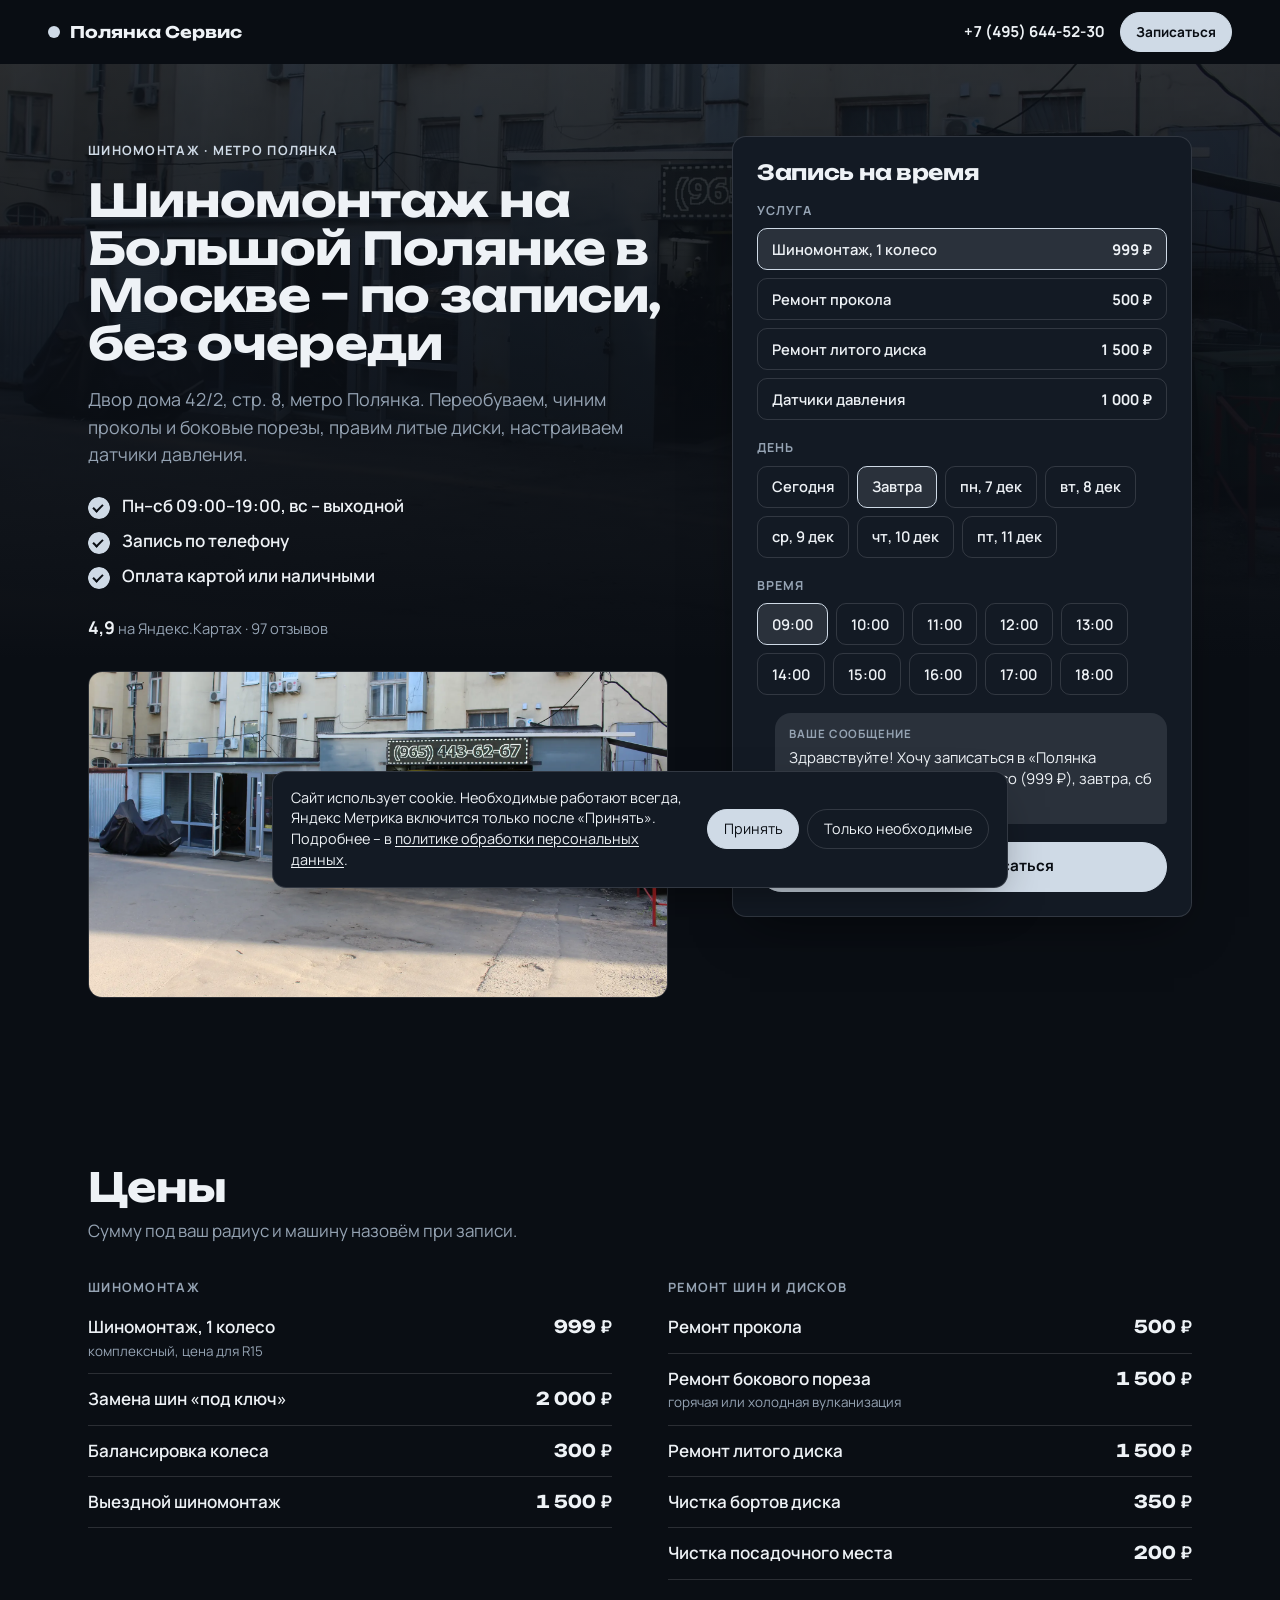
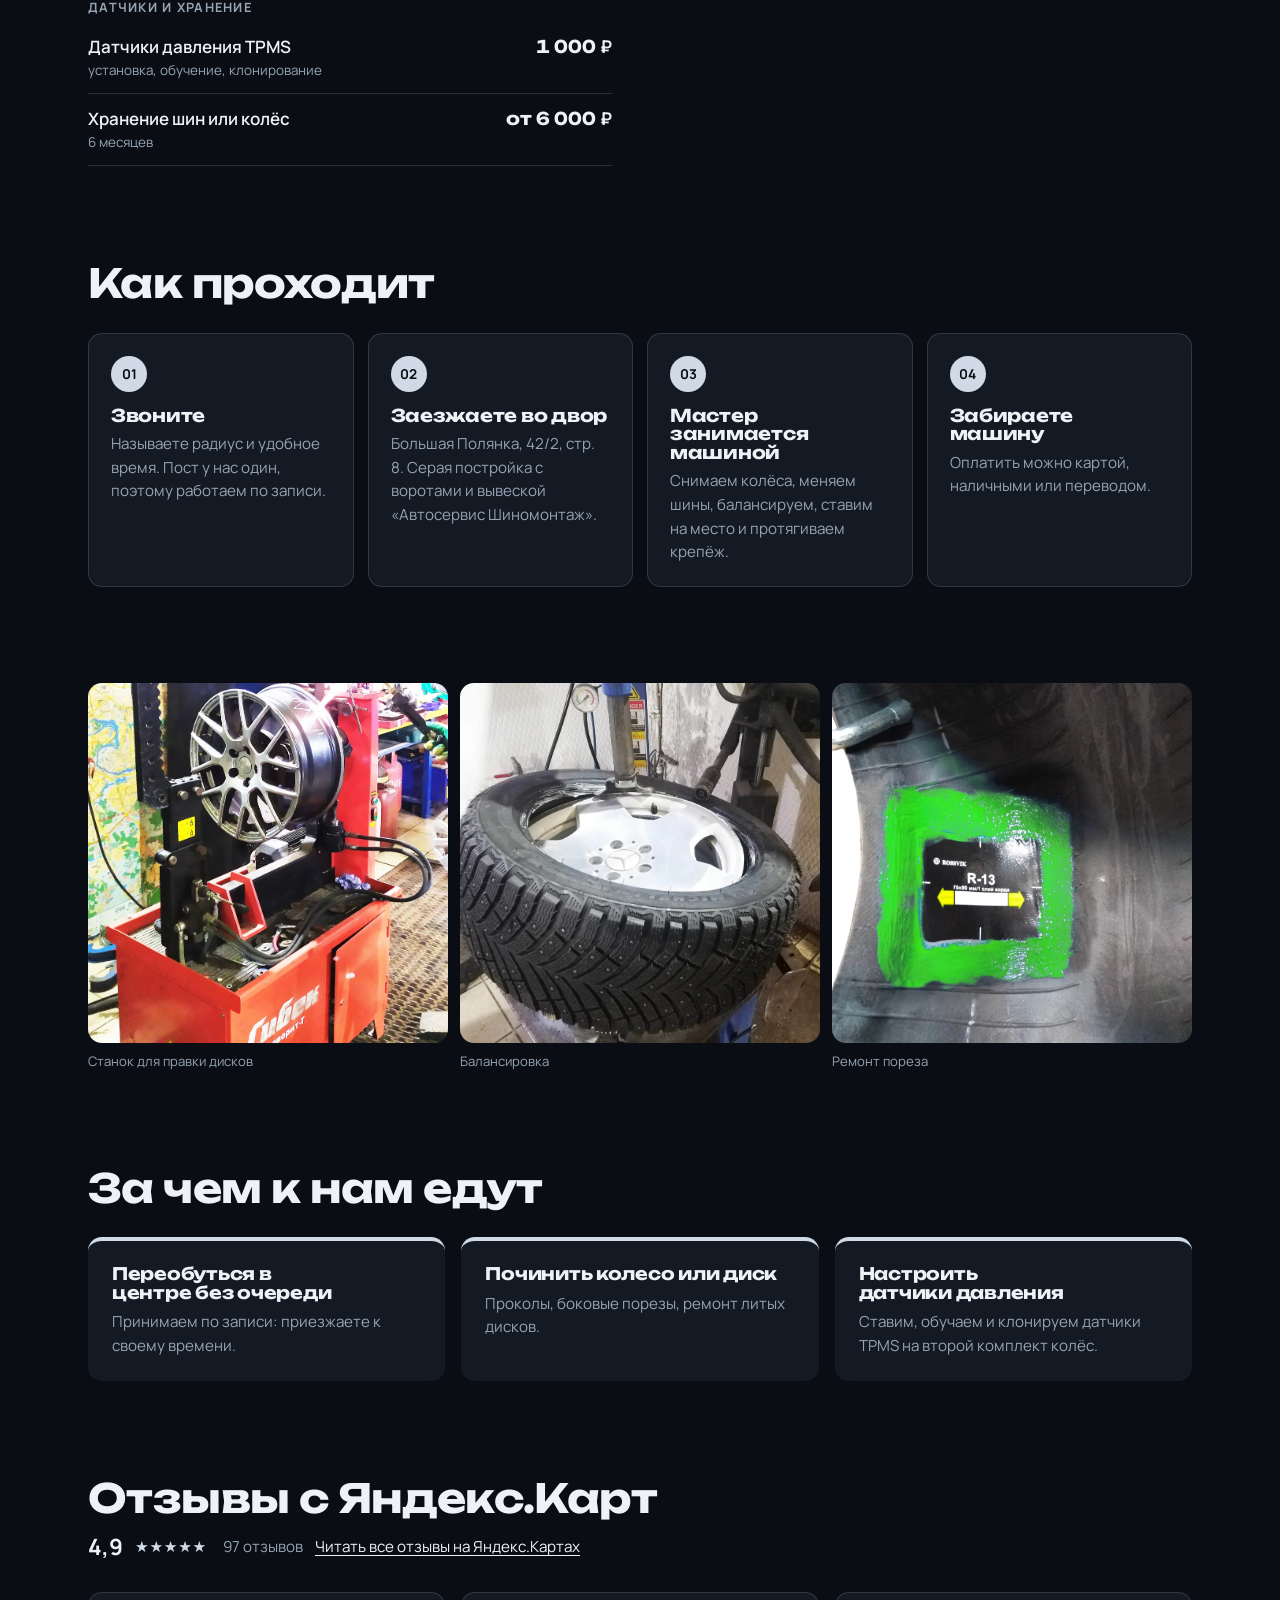
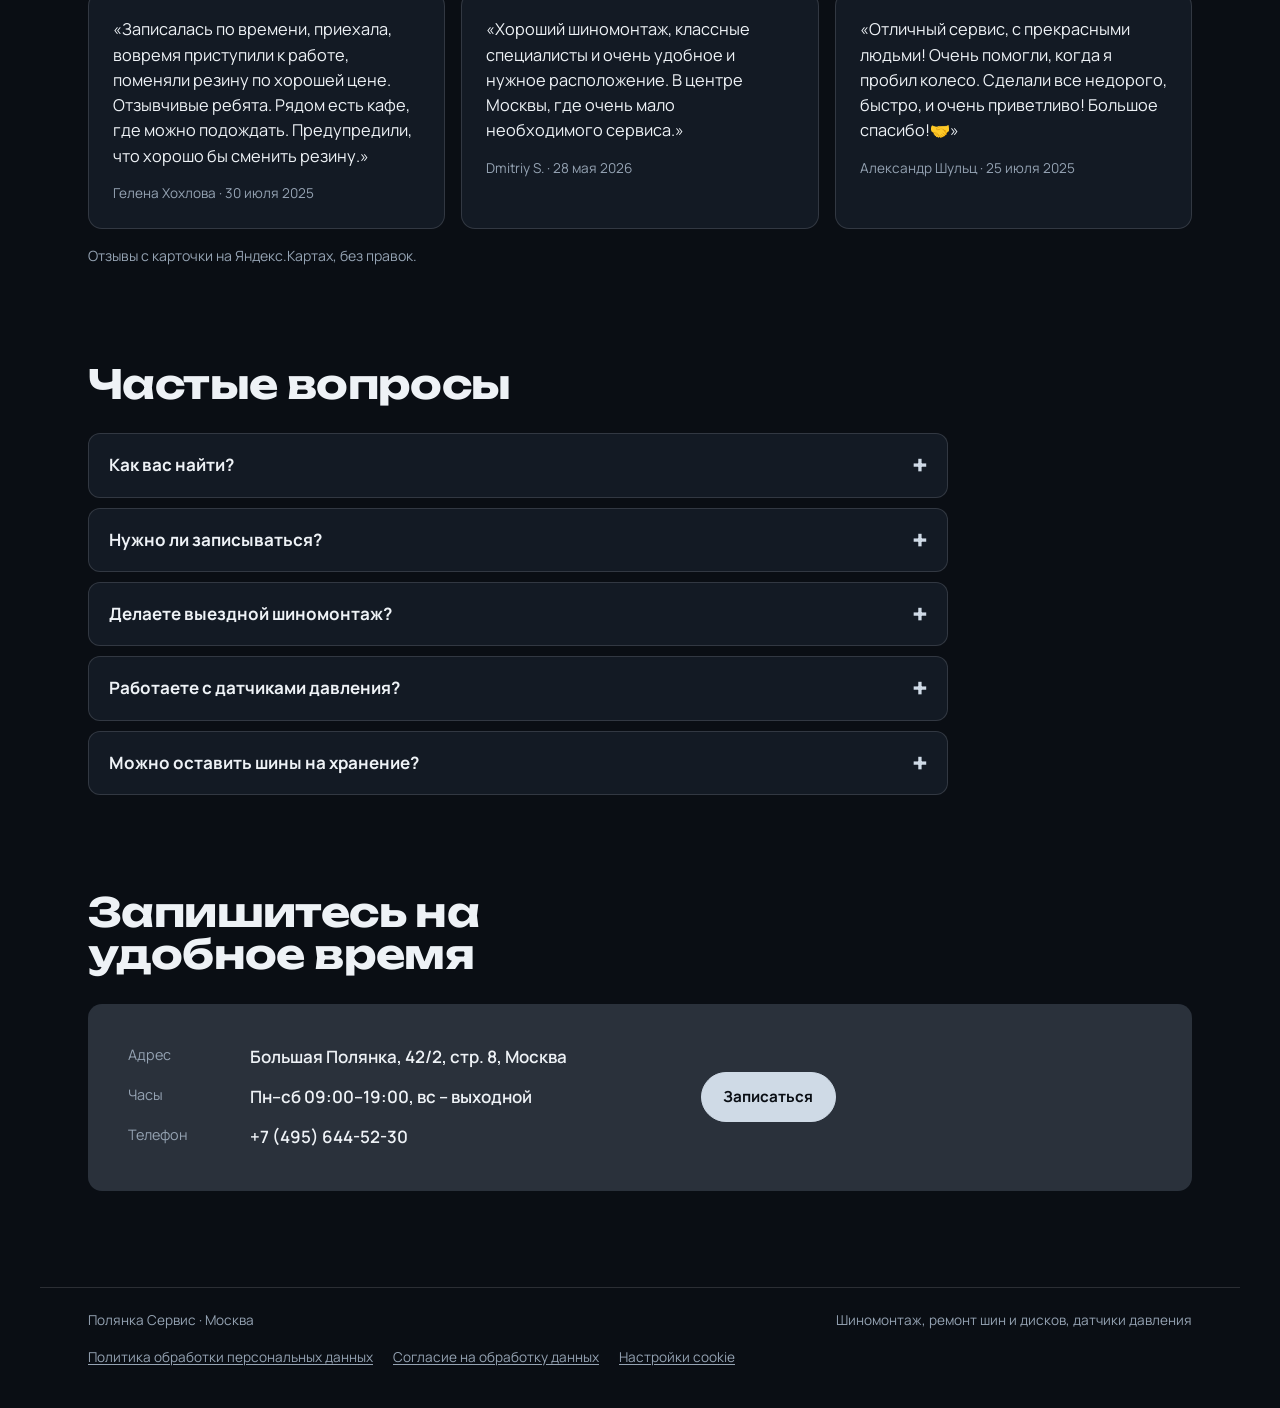
<file: index.html>
<!doctype html>
<html lang="ru">
<head>
<meta charset="utf-8">
<meta name="robots" content="noindex, nofollow" data-publish>
<meta name="viewport" content="width=device-width, initial-scale=1, viewport-fit=cover">
<title>Полянка Сервис · Полянка, Москва</title>
<meta name="description" content="Двор дома 42/2, стр. 8, метро Полянка. Переобуваем, чиним проколы и боковые порезы, правим литые диски, настраиваем датчики давления.">
<meta property="og:type" content="website">
<meta property="og:title" content="Шиномонтаж на Большой Полянке в Москве – по записи, без очереди">
<meta property="og:description" content="Двор дома 42/2, стр. 8, метро Полянка. Переобуваем, чиним проколы и боковые порезы, правим литые диски, настраиваем датчики давления.">
<meta property="og:image" content="https://AllaUlyanova.github.io/polyanka/assets/og.jpg">
<meta property="og:image:width" content="1200">
<meta property="og:image:height" content="630">
<meta property="og:url" content="https://AllaUlyanova.github.io/polyanka/">
<link rel="preload" as="image" href="assets/hero.webp" fetchpriority="high">
<link rel="icon" href="data:image/svg+xml,%3Csvg xmlns=%27http://www.w3.org/2000/svg%27 viewBox=%270 0 32 32%27%3E%3Crect x=%276%27 y=%276%27 width=%2720%27 height=%2720%27 rx=%275%27 fill=%27%23cfdae6%27/%3E%3C/svg%3E">
<link rel="preload" as="font" type="font/woff2" href="assets/fonts/unbounded-cyrillic.woff2" crossorigin>
<link rel="preload" as="font" type="font/woff2" href="assets/fonts/manrope-cyrillic.woff2" crossorigin>
<link rel="stylesheet" href="assets/fonts/fonts.css">
<style>
:root { --c-canvas: #0a0e14; --c-surface: #131a24; --c-ink: #eef2f6; --c-ink-soft: #95a3b3; --c-accent: #cfdae6; --c-accent-ink: #0a0e14; --c-accent-deep: #cfdae6; --f-display: "Unbounded", "Arial Black", system-ui, sans-serif; --f-text: "Manrope", "Segoe UI", system-ui, sans-serif; --h1k: 0.8; }
</style>
<link rel="stylesheet" href="style-prod.css">
</head>
<body class="s-prod" id="top" data-tg="" data-max="" data-ym="">
<header class="s-bar" data-s-bar>
  <a class="s-bar__brand" href="#top"><i aria-hidden="true"></i>Полянка Сервис</a>
  <div class="s-bar__right">
    <a class="s-bar__tel" href="tel:+74956445230">+7 (495) 644-52-30</a>
    <a class="s-btn s-btn--sm" href="#widget">Записаться</a>
  </div>
</header>
<main>
  <section class="s-hero">
    <div class="s-hero__text">
      <p class="s-eyebrow">Шиномонтаж · метро Полянка</p>
      <h1>Шиномонтаж на Большой Полянке в Москве – по записи, без очереди</h1>
      <p class="s-lead">Двор дома 42/2, стр. 8, метро Полянка. Переобуваем, чиним проколы и боковые порезы, правим литые диски, настраиваем датчики давления.</p>
      <ul class="s-ticks"><li>Пн–сб 09:00–19:00, вс – выходной</li><li>Запись по телефону</li><li>Оплата картой или наличными</li></ul>
      <p class="s-rating"><b>4,9</b> на Яндекс.Картах · 97 отзывов</p>
      <figure class="s-hero__photo"><img class="" src="assets/hero.webp" alt="Двор и ворота шиномонтажа на Большой Полянке" loading="lazy" decoding="async"></figure>
    </div>
    <div class="s-hero__widget" id="widget"><form class="s-widget" data-s-booking data-days="7" data-closed="0" data-slots="09:00,10:00,11:00,12:00,13:00,14:00,15:00,16:00,17:00,18:00" data-message="Здравствуйте! Хочу записаться в «Полянка Сервис»: {услуга}, {день} в {время}." onsubmit="return false">
      <h2 class="s-widget__title">Запись на время</h2>
      <fieldset><legend>Услуга</legend>
        <div class="s-chips s-chips--col"><label class="s-chip s-chip--row"><input type="radio" name="svc" value="0" data-name="Шиномонтаж, 1 колесо" data-price="999" data-from="" data-min="" checked><span>Шиномонтаж, 1 колесо</span><b>999 ₽</b></label><label class="s-chip s-chip--row"><input type="radio" name="svc" value="1" data-name="Ремонт прокола" data-price="500" data-from="" data-min=""><span>Ремонт прокола</span><b>500 ₽</b></label><label class="s-chip s-chip--row"><input type="radio" name="svc" value="2" data-name="Ремонт литого диска" data-price="1500" data-from="" data-min=""><span>Ремонт литого диска</span><b>1 500 ₽</b></label><label class="s-chip s-chip--row"><input type="radio" name="svc" value="3" data-name="Датчики давления" data-price="1000" data-from="" data-min=""><span>Датчики давления</span><b>1 000 ₽</b></label></div>
      </fieldset>
      <fieldset><legend>День</legend><div class="s-chips" data-s-days></div></fieldset>
      <fieldset><legend>Время</legend><div class="s-chips" data-s-times></div></fieldset>
      <div class="s-bubble" aria-live="polite"><span class="s-bubble__label">Ваше сообщение</span><p data-s-bubble></p></div>
            <label class="s-consent" data-s-maxonly hidden><input type="checkbox" name="consent" data-s-consent><span>Я даю <a href="consent.html" target="_blank" rel="noopener">согласие на обработку персональных данных</a></span></label>
      <p class="s-consent__more" data-s-maxonly hidden><a href="privacy.html" target="_blank" rel="noopener">Политика обработки персональных данных</a></p>
      <div class="s-send">
        <a class="s-btn s-btn--wide" data-s-msg="max" data-s-needs-consent aria-disabled="true" hidden href="#">Записаться в MAX</a>
        <a class="s-btn s-btn--wide" data-s-nomax href="tel:+74956445230">Позвонить и записаться</a>
        
      </div>
      <p class="s-send__note" data-s-copied hidden>Текст скопирован – вставьте его в чат.</p>
      
    </form></div>
    <figure class="s-hero__bg" aria-hidden="true"><img class="" src="assets/hero.webp" alt="Двор и ворота шиномонтажа на Большой Полянке" decoding="async" fetchpriority="high"></figure>
  </section>

  

  <section class="s-section s-reveal" id="prices">
    <header class="s-section__head"><h2>Цены</h2><p>Сумму под ваш радиус и машину назовём при записи.</p></header>
    <div class="s-board"><div class="s-board__group">
      <h3 class="s-board__title">Шиномонтаж</h3>
      <ul class="s-board__list">
        <li class="s-board__row"><span class="s-board__name">Шиномонтаж, 1 колесо<em>комплексный, цена для R15</em></span><span class="s-board__dots" aria-hidden="true"></span><span class="s-board__price">999 ₽</span></li>
        <li class="s-board__row"><span class="s-board__name">Замена шин «под ключ»</span><span class="s-board__dots" aria-hidden="true"></span><span class="s-board__price">2 000 ₽</span></li>
        <li class="s-board__row"><span class="s-board__name">Балансировка колеса</span><span class="s-board__dots" aria-hidden="true"></span><span class="s-board__price">300 ₽</span></li>
        <li class="s-board__row"><span class="s-board__name">Выездной шиномонтаж</span><span class="s-board__dots" aria-hidden="true"></span><span class="s-board__price">1 500 ₽</span></li>
      </ul>
    </div>
<div class="s-board__group">
      <h3 class="s-board__title">Ремонт шин и дисков</h3>
      <ul class="s-board__list">
        <li class="s-board__row"><span class="s-board__name">Ремонт прокола</span><span class="s-board__dots" aria-hidden="true"></span><span class="s-board__price">500 ₽</span></li>
        <li class="s-board__row"><span class="s-board__name">Ремонт бокового пореза<em>горячая или холодная вулканизация</em></span><span class="s-board__dots" aria-hidden="true"></span><span class="s-board__price">1 500 ₽</span></li>
        <li class="s-board__row"><span class="s-board__name">Ремонт литого диска</span><span class="s-board__dots" aria-hidden="true"></span><span class="s-board__price">1 500 ₽</span></li>
        <li class="s-board__row"><span class="s-board__name">Чистка бортов диска</span><span class="s-board__dots" aria-hidden="true"></span><span class="s-board__price">350 ₽</span></li>
        <li class="s-board__row"><span class="s-board__name">Чистка посадочного места</span><span class="s-board__dots" aria-hidden="true"></span><span class="s-board__price">200 ₽</span></li>
      </ul>
    </div>
<div class="s-board__group">
      <h3 class="s-board__title">Датчики и хранение</h3>
      <ul class="s-board__list">
        <li class="s-board__row"><span class="s-board__name">Датчики давления TPMS<em>установка, обучение, клонирование</em></span><span class="s-board__dots" aria-hidden="true"></span><span class="s-board__price">1 000 ₽</span></li>
        <li class="s-board__row"><span class="s-board__name">Хранение шин или колёс<em>6 месяцев</em></span><span class="s-board__dots" aria-hidden="true"></span><span class="s-board__price">от 6 000 ₽</span></li>
      </ul>
    </div></div>
    
  </section>

  <section class="s-section s-reveal">
    <header class="s-section__head"><h2>Как проходит</h2></header>
    <ol class="s-steps">
      <li class="s-steps__item"><span class="s-steps__n">01</span><h3>Звоните</h3><p>Называете радиус и удобное время. Пост у нас один, поэтому работаем по записи.</p></li>
      <li class="s-steps__item"><span class="s-steps__n">02</span><h3>Заезжаете во двор</h3><p>Большая Полянка, 42/2, стр. 8. Серая постройка с воротами и вывеской «Автосервис Шиномонтаж».</p></li>
      <li class="s-steps__item"><span class="s-steps__n">03</span><h3>Мастер занимается машиной</h3><p>Снимаем колёса, меняем шины, балансируем, ставим на место и протягиваем крепёж.</p></li>
      <li class="s-steps__item"><span class="s-steps__n">04</span><h3>Забираете машину</h3><p>Оплатить можно картой, наличными или переводом.</p></li>
    </ol>
  </section>

  <section class="s-photos s-reveal" aria-label="Фото"><figure><img class="" src="assets/pravka.webp" alt="Литой диск на станке для правки" loading="lazy" decoding="async"><figcaption>Станок для правки дисков</figcaption></figure><figure><img class="" src="assets/balance.webp" alt="Колесо с шипованной шиной на станке" loading="lazy" decoding="async"><figcaption>Балансировка</figcaption></figure><figure><img class="" src="assets/zaplatka.webp" alt="Заплатка на боковом порезе изнутри шины" loading="lazy" decoding="async"><figcaption>Ремонт пореза</figcaption></figure></section>

  <section class="s-section s-reveal">
    <header class="s-section__head"><h2>За чем к нам едут</h2></header>
    <ul class="s-promises">
      <li><h3>Переобуться в центре без очереди</h3><p>Принимаем по записи: приезжаете к своему времени.</p></li>
      <li><h3>Починить колесо или диск</h3><p>Проколы, боковые порезы, ремонт литых дисков.</p></li>
      <li><h3>Настроить датчики давления</h3><p>Ставим, обучаем и клонируем датчики TPMS на второй комплект колёс.</p></li>
    </ul>
  </section>

  <section class="s-section s-reveal">
    <header class="s-section__head s-section__head--reviews"><h2>Отзывы с Яндекс.Карт</h2><p class="s-reviews__rating"><span class="s-reviews__num">4,9</span><span class="s-reviews__stars" style="--r: 4.9" aria-label="рейтинг 4,9 из 5"></span><span class="s-reviews__count">97 отзывов</span><a class="s-reviews__all" href="https://yandex.ru/maps/org/polyanka_service/1784262100/" target="_blank" rel="noopener">Читать все отзывы на Яндекс.Картах</a></p></header>
    <ul class="s-reviews">
      <li><blockquote>«Записалась по времени, приехала, вовремя приступили к работе, поменяли резину по хорошей цене. Отзывчивые ребята. Рядом есть кафе, где можно подождать. Предупредили, что хорошо бы сменить резину.»</blockquote><p class="s-reviews__who">Гелена Хохлова · 30 июля 2025</p></li>
      <li><blockquote>«Хороший шиномонтаж, классные специалисты и очень удобное и нужное расположение. В центре Москвы, где очень мало необходимого сервиса.»</blockquote><p class="s-reviews__who">Dmitriy S. · 28 мая 2026</p></li>
      <li><blockquote>«Отличный сервис, с прекрасными людьми! Очень помогли, когда я пробил колесо. Сделали все недорого, быстро, и очень приветливо! Большое спасибо!🤝»</blockquote><p class="s-reviews__who">Александр Шульц · 25 июля 2025</p></li>
    </ul>
    <p class="s-note">Отзывы с карточки на Яндекс.Картах, без правок.</p>
  </section>

  <section class="s-section s-reveal">
    <header class="s-section__head"><h2>Частые вопросы</h2></header>
    <div class="s-faq"><details><summary>Как вас найти?</summary><p>Улица Большая Полянка, 42/2, стр. 8, метро Полянка. Мы во дворе: серая постройка с воротами и вывеской «Автосервис Шиномонтаж». Как заехать, подскажем при записи.</p></details><details><summary>Нужно ли записываться?</summary><p>Да, лучше заранее: пост у нас один. Позвоните нам.</p></details><details><summary>Делаете выездной шиномонтаж?</summary><p>Да, мобильный шиномонтаж приезжает к вам. Выезд – 1 500 ₽.</p></details><details><summary>Работаете с датчиками давления?</summary><p>Да: устанавливаем, обучаем, заменяем и клонируем датчики TPMS. Цена – 1 000 ₽.</p></details><details><summary>Можно оставить шины на хранение?</summary><p>Да, на 6 месяцев, от 6 000 ₽. Цена одна за шины и за колёса в сборе.</p></details></div>
  </section>

  <section class="s-section s-final s-reveal" id="contacts">
    <header class="s-section__head"><h2>Запишитесь на удобное время</h2></header>
    <div class="s-contacts">
      <dl>
        <div><dt>Адрес</dt><dd>Большая Полянка, 42/2, стр. 8, Москва</dd></div>
        <div><dt>Часы</dt><dd>Пн–сб 09:00–19:00, вс – выходной</dd></div>
        <div><dt>Телефон</dt><dd><a href="tel:+74956445230">+7 (495) 644-52-30</a></dd></div>
      </dl>
      <div class="s-contacts__actions">
        <a class="s-btn" href="#widget">Записаться</a>
        <a class="s-btn s-btn--ghost" data-s-msg="max" hidden href="#">MAX</a>
        
      </div>
    </div>
  </section>
</main>
<footer class="s-foot"><p>Полянка Сервис · Москва</p><p>Шиномонтаж, ремонт шин и дисков, датчики давления</p><p class="s-foot__legal"><a href="privacy.html">Политика обработки персональных данных</a><a href="consent.html">Согласие на обработку данных</a><a href="#" data-s-cookie-open>Настройки cookie</a></p></footer>
<nav class="s-dock" aria-label="Быстрая связь"><a class="s-btn" href="#widget">Записаться</a><a class="s-btn s-btn--ghost" href="tel:+74956445230">Позвонить</a></nav>
<script src="style.js" defer></script>
</body>
</html>
</file>
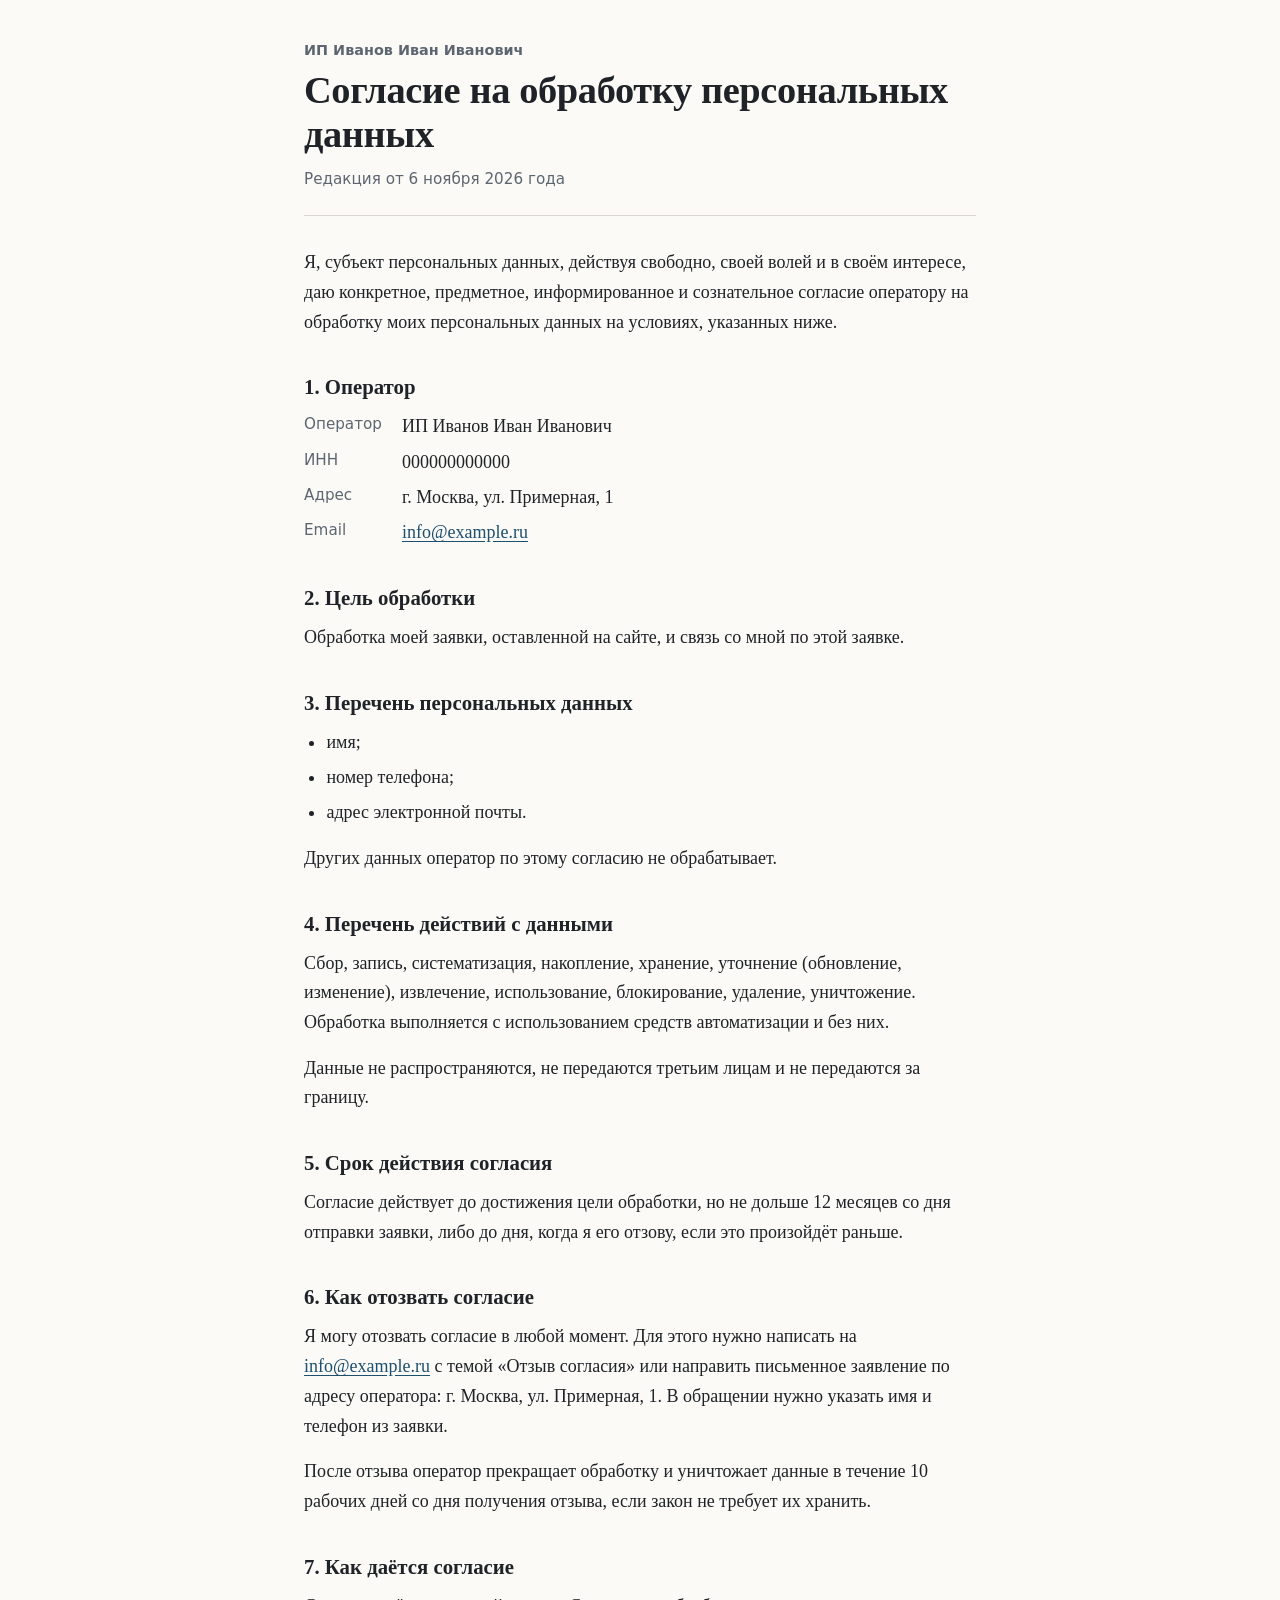
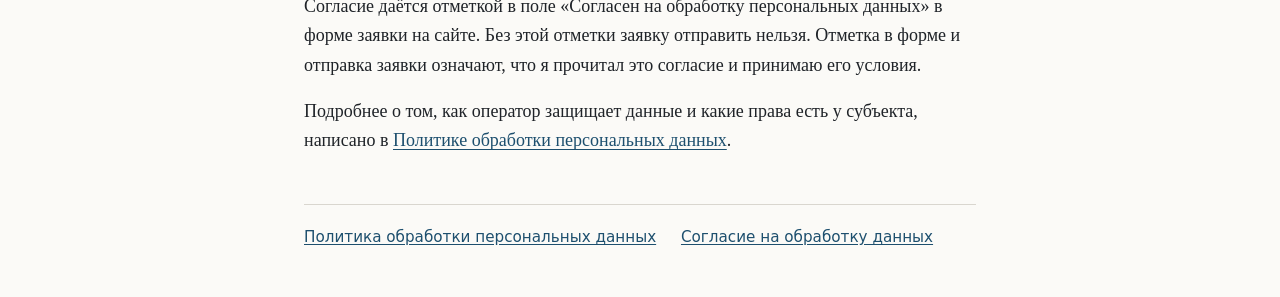
<file: consent.html>
<!doctype html>
<html lang="ru">
<head>
<meta charset="utf-8">
<meta name="viewport" content="width=device-width, initial-scale=1">
<title>Согласие на обработку персональных данных</title>
<meta name="description" content="Согласие на обработку персональных данных для обработки заявки и связи с клиентом.">
<style>
:root{--bg:#fbfaf7;--text:#1f2328;--muted:#5d6670;--line:#d9d6cf;--accent:#1d4f6e;--mark-bg:#fff2b8;--mark-text:#4a3b00}
@media (prefers-color-scheme:dark){:root{--bg:#16191d;--text:#e6e8ea;--muted:#9aa3ad;--line:#2f353c;--accent:#7fb6d9;--mark-bg:#4a3f12;--mark-text:#ffe9a0}}
*{box-sizing:border-box}
html{-webkit-text-size-adjust:100%}
body{margin:0;background:var(--bg);color:var(--text);font:18px/1.65 Georgia,"Times New Roman",serif}
.wrap{max-width:44rem;margin:0 auto;padding:2.5rem 1rem 3rem}
header{border-bottom:1px solid var(--line);padding-bottom:1.5rem;margin-bottom:2rem}
.org{margin:0 0 .5rem;font:600 .9rem/1.4 system-ui,"Segoe UI",sans-serif;color:var(--muted)}
h1{margin:0 0 .75rem;font-size:clamp(1.7rem,5vw,2.4rem);line-height:1.15;font-weight:700;letter-spacing:-.01em}
.meta{margin:0;color:var(--muted);font:.95rem/1.5 system-ui,"Segoe UI",sans-serif}
h2{margin:2.25rem 0 .75rem;font-size:1.3rem;line-height:1.3}
p,ul,ol{margin:0 0 1rem}
ul,ol{padding-left:1.4rem}
li{margin-bottom:.35rem}
a{color:var(--accent);text-underline-offset:.15em}
a:focus-visible{outline:3px solid var(--accent);outline-offset:2px;border-radius:2px}
dl{margin:0 0 1rem;display:grid;grid-template-columns:max-content 1fr;gap:.35rem 1.25rem}
dt{color:var(--muted);font:.95rem/1.65 system-ui,"Segoe UI",sans-serif}
dd{margin:0}
@media (max-width:30rem){dl{grid-template-columns:1fr;gap:0}dd{margin-bottom:.6rem}}
footer{margin-top:3rem;padding-top:1.25rem;border-top:1px solid var(--line);font:.95rem/1.6 system-ui,"Segoe UI",sans-serif;color:var(--muted)}
footer a{margin-right:1.25rem}
</style>
</head>
<body>
<div class="wrap">
<header>
  <p class="org">ИП Иванов Иван Иванович</p>
  <h1>Согласие на обработку персональных данных</h1>
  <p class="meta">Редакция от 6 ноября 2026 года</p>
</header>
<main>

<p>Я, субъект персональных данных, действуя свободно, своей волей и в своём интересе, даю конкретное, предметное, информированное и сознательное согласие оператору на обработку моих персональных данных на условиях, указанных ниже.</p>

<h2>1. Оператор</h2>
<dl>
  <dt>Оператор</dt><dd>ИП Иванов Иван Иванович</dd>
  <dt>ИНН</dt><dd>000000000000</dd>
  <dt>Адрес</dt><dd>г. Москва, ул. Примерная, 1</dd>
  <dt>Email</dt><dd><a href="mailto:info@example.ru">info@example.ru</a></dd>
</dl>

<h2>2. Цель обработки</h2>
<p>Обработка моей заявки, оставленной на сайте, и связь со мной по этой заявке.</p>

<h2>3. Перечень персональных данных</h2>
<ul>
  <li>имя;</li>
  <li>номер телефона;</li>
  <li>адрес электронной почты.</li>
</ul>
<p>Других данных оператор по этому согласию не обрабатывает.</p>

<h2>4. Перечень действий с данными</h2>
<p>Сбор, запись, систематизация, накопление, хранение, уточнение (обновление, изменение), извлечение, использование, блокирование, удаление, уничтожение. Обработка выполняется с использованием средств автоматизации и без них.</p>
<p>Данные не распространяются, не передаются третьим лицам и не передаются за границу.</p>

<h2>5. Срок действия согласия</h2>
<p>Согласие действует до достижения цели обработки, но не дольше 12 месяцев со дня отправки заявки, либо до дня, когда я его отзову, если это произойдёт раньше.</p>

<h2>6. Как отозвать согласие</h2>
<p>Я могу отозвать согласие в любой момент. Для этого нужно написать на <a href="mailto:info@example.ru">info@example.ru</a> с темой «Отзыв согласия» или направить письменное заявление по адресу оператора: г. Москва, ул. Примерная, 1. В обращении нужно указать имя и телефон из заявки.</p>
<p>После отзыва оператор прекращает обработку и уничтожает данные в течение 10 рабочих дней со дня получения отзыва, если закон не требует их хранить.</p>

<h2>7. Как даётся согласие</h2>
<p>Согласие даётся отметкой в поле «Согласен на обработку персональных данных» в форме заявки на сайте. Без этой отметки заявку отправить нельзя. Отметка в форме и отправка заявки означают, что я прочитал это согласие и принимаю его условия.</p>
<p>Подробнее о том, как оператор защищает данные и какие права есть у субъекта, написано в <a href="privacy.html">Политике обработки персональных данных</a>.</p>

</main>
<footer>
  <a href="privacy.html">Политика обработки персональных данных</a>
  <a href="consent.html">Согласие на обработку данных</a>
</footer>
</div>
</body>
</html>
</file>
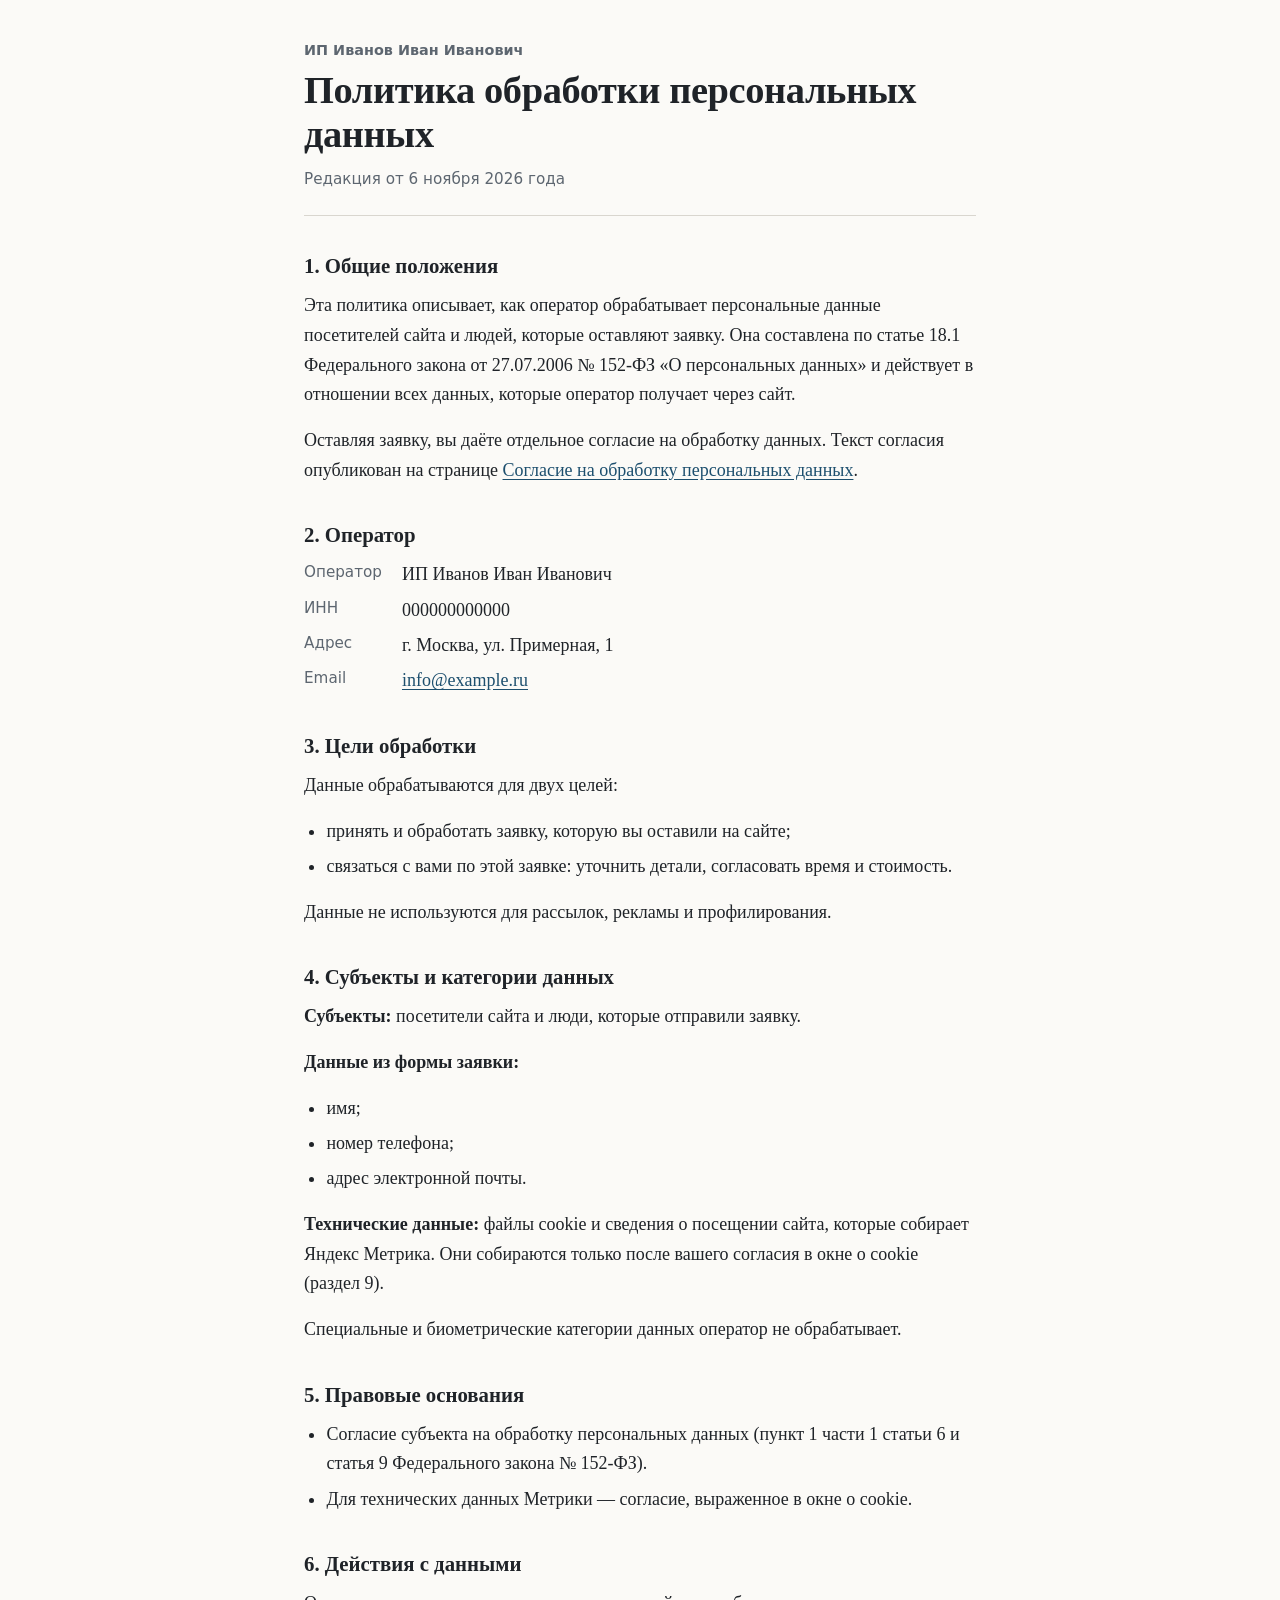
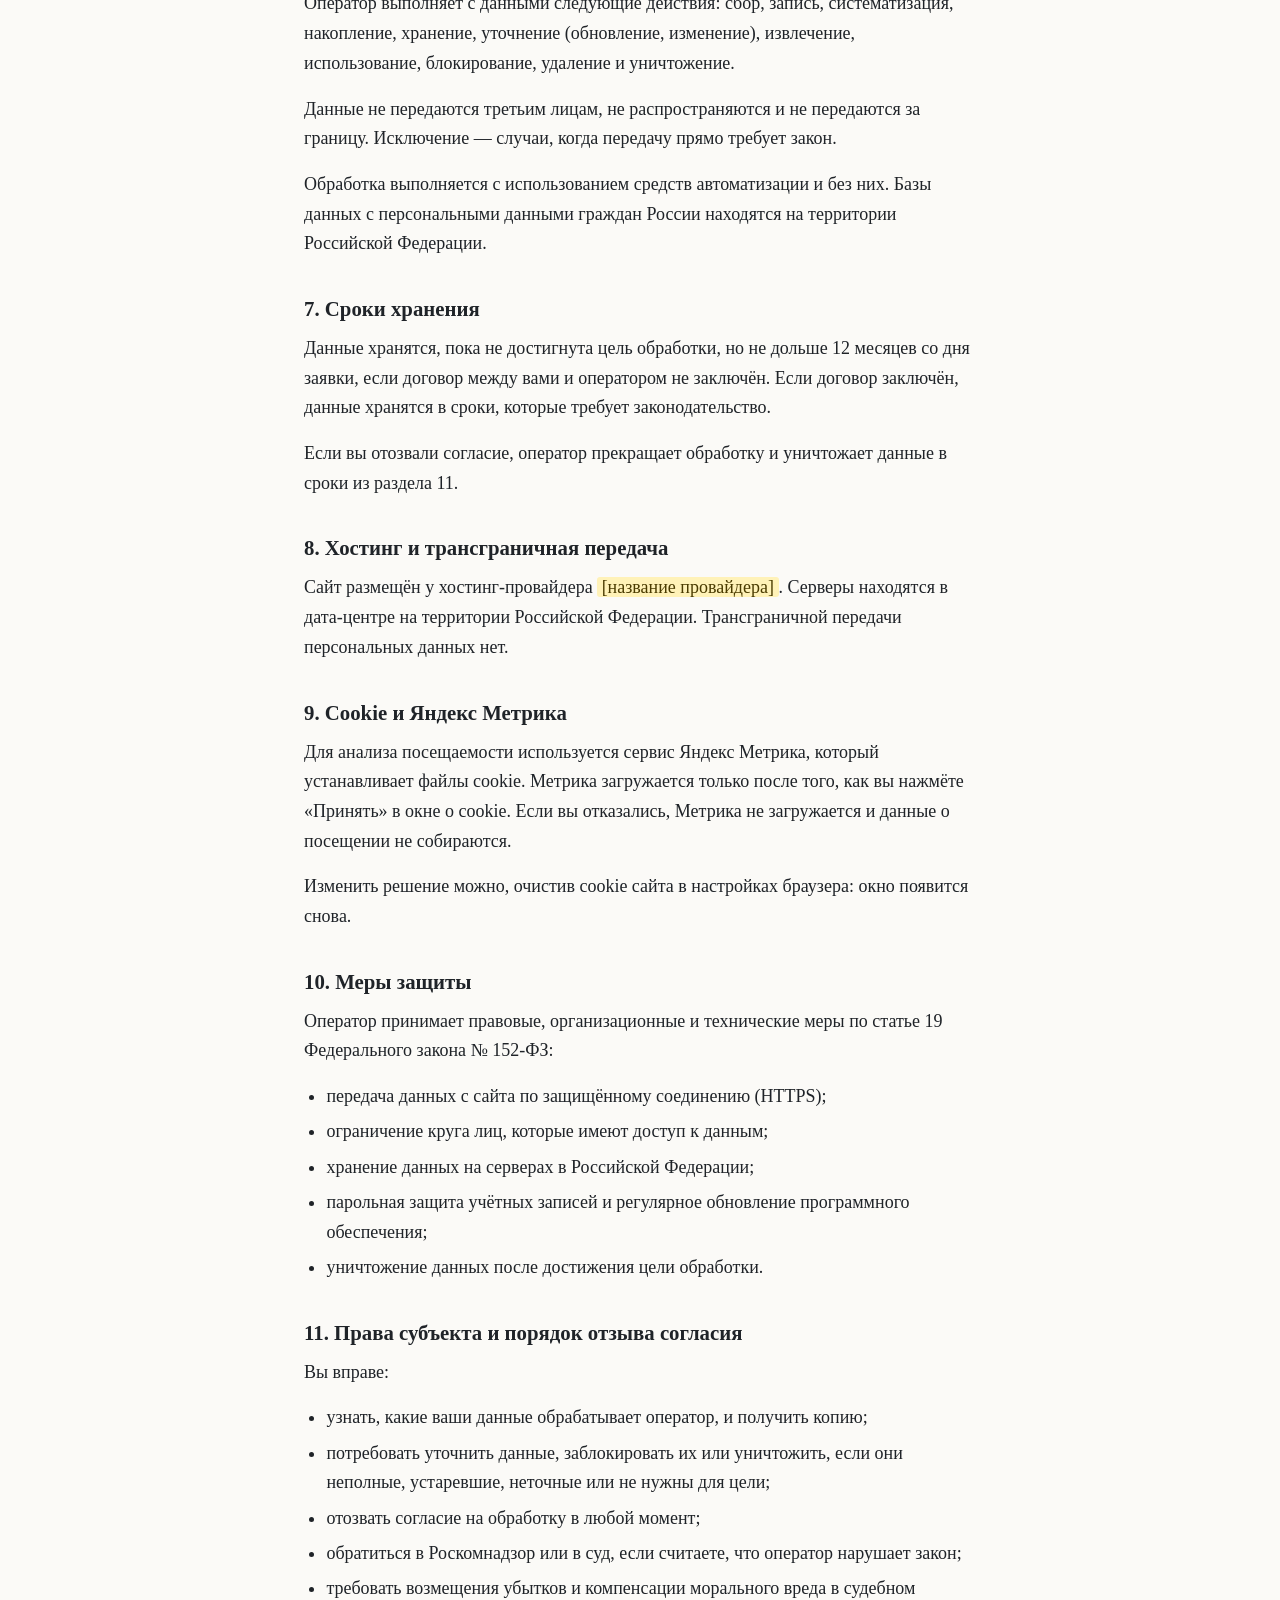
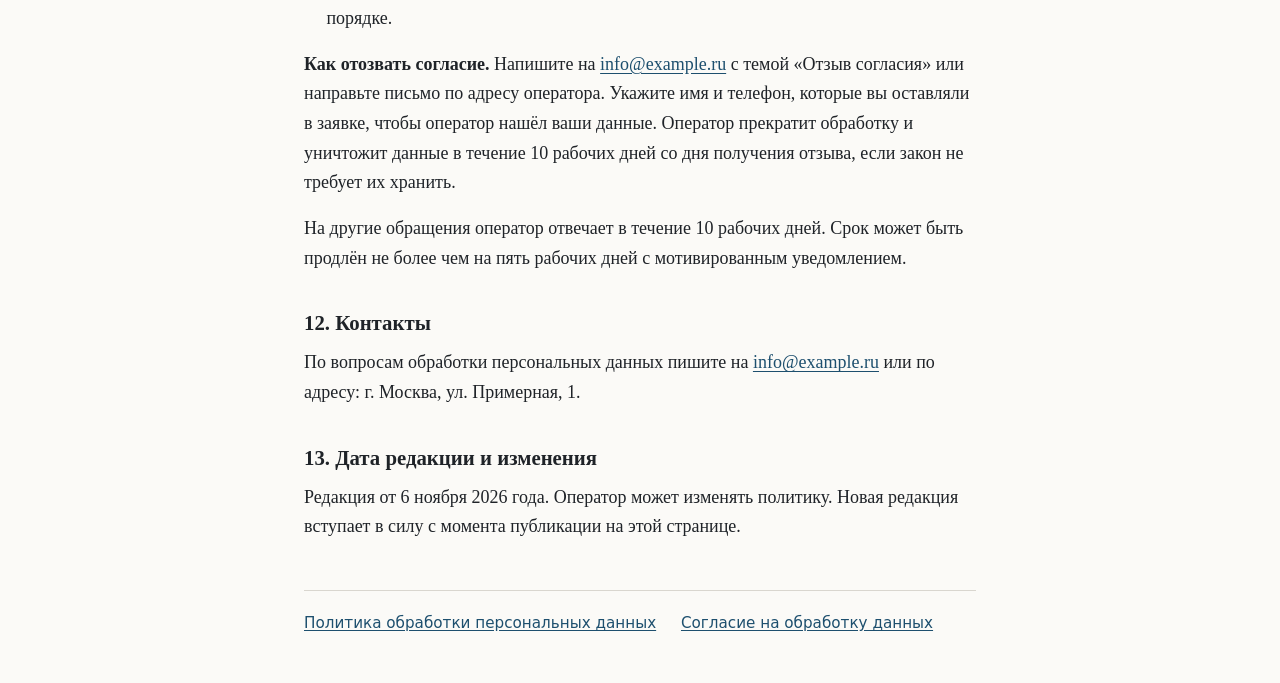
<file: privacy.html>
<!doctype html>
<html lang="ru">
<head>
<meta charset="utf-8">
<meta name="viewport" content="width=device-width, initial-scale=1">
<title>Политика обработки персональных данных</title>
<meta name="description" content="Политика ИП Иванова Ивана Ивановича в отношении обработки персональных данных (ст. 18.1 152-ФЗ).">
<style>
:root{--bg:#fbfaf7;--text:#1f2328;--muted:#5d6670;--line:#d9d6cf;--accent:#1d4f6e;--mark-bg:#fff2b8;--mark-text:#4a3b00}
@media (prefers-color-scheme:dark){:root{--bg:#16191d;--text:#e6e8ea;--muted:#9aa3ad;--line:#2f353c;--accent:#7fb6d9;--mark-bg:#4a3f12;--mark-text:#ffe9a0}}
*{box-sizing:border-box}
html{-webkit-text-size-adjust:100%}
body{margin:0;background:var(--bg);color:var(--text);font:18px/1.65 Georgia,"Times New Roman",serif}
.wrap{max-width:44rem;margin:0 auto;padding:2.5rem 1rem 3rem}
header{border-bottom:1px solid var(--line);padding-bottom:1.5rem;margin-bottom:2rem}
.org{margin:0 0 .5rem;font:600 .9rem/1.4 system-ui,"Segoe UI",sans-serif;color:var(--muted)}
h1{margin:0 0 .75rem;font-size:clamp(1.7rem,5vw,2.4rem);line-height:1.15;font-weight:700;letter-spacing:-.01em}
.meta{margin:0;color:var(--muted);font:.95rem/1.5 system-ui,"Segoe UI",sans-serif}
h2{margin:2.25rem 0 .75rem;font-size:1.3rem;line-height:1.3}
p,ul,ol{margin:0 0 1rem}
ul,ol{padding-left:1.4rem}
li{margin-bottom:.35rem}
a{color:var(--accent);text-underline-offset:.15em}
a:focus-visible{outline:3px solid var(--accent);outline-offset:2px;border-radius:2px}
mark{background:var(--mark-bg);color:var(--mark-text);padding:0 .25em;border-radius:3px}
dl{margin:0 0 1rem;display:grid;grid-template-columns:max-content 1fr;gap:.35rem 1.25rem}
dt{color:var(--muted);font:.95rem/1.65 system-ui,"Segoe UI",sans-serif}
dd{margin:0}
@media (max-width:30rem){dl{grid-template-columns:1fr;gap:0}dd{margin-bottom:.6rem}}
footer{margin-top:3rem;padding-top:1.25rem;border-top:1px solid var(--line);font:.95rem/1.6 system-ui,"Segoe UI",sans-serif;color:var(--muted)}
footer a{margin-right:1.25rem}
</style>
</head>
<body>
<div class="wrap">
<header>
  <p class="org">ИП Иванов Иван Иванович</p>
  <h1>Политика обработки персональных данных</h1>
  <p class="meta">Редакция от 6 ноября 2026 года</p>
</header>
<main>

<h2>1. Общие положения</h2>
<p>Эта политика описывает, как оператор обрабатывает персональные данные посетителей сайта и людей, которые оставляют заявку. Она составлена по статье 18.1 Федерального закона от 27.07.2006 № 152-ФЗ «О персональных данных» и действует в отношении всех данных, которые оператор получает через сайт.</p>
<p>Оставляя заявку, вы даёте отдельное согласие на обработку данных. Текст согласия опубликован на странице <a href="consent.html">Согласие на обработку персональных данных</a>.</p>

<h2>2. Оператор</h2>
<dl>
  <dt>Оператор</dt><dd>ИП Иванов Иван Иванович</dd>
  <dt>ИНН</dt><dd>000000000000</dd>
  <dt>Адрес</dt><dd>г. Москва, ул. Примерная, 1</dd>
  <dt>Email</dt><dd><a href="mailto:info@example.ru">info@example.ru</a></dd>
</dl>

<h2>3. Цели обработки</h2>
<p>Данные обрабатываются для двух целей:</p>
<ul>
  <li>принять и обработать заявку, которую вы оставили на сайте;</li>
  <li>связаться с вами по этой заявке: уточнить детали, согласовать время и стоимость.</li>
</ul>
<p>Данные не используются для рассылок, рекламы и профилирования.</p>

<h2>4. Субъекты и категории данных</h2>
<p><strong>Субъекты:</strong> посетители сайта и люди, которые отправили заявку.</p>
<p><strong>Данные из формы заявки:</strong></p>
<ul>
  <li>имя;</li>
  <li>номер телефона;</li>
  <li>адрес электронной почты.</li>
</ul>
<p><strong>Технические данные:</strong> файлы cookie и сведения о посещении сайта, которые собирает Яндекс Метрика. Они собираются только после вашего согласия в окне о cookie (раздел 9).</p>
<p>Специальные и биометрические категории данных оператор не обрабатывает.</p>

<h2>5. Правовые основания</h2>
<ul>
  <li>Согласие субъекта на обработку персональных данных (пункт 1 части 1 статьи 6 и статья 9 Федерального закона № 152-ФЗ).</li>
  <li>Для технических данных Метрики — согласие, выраженное в окне о cookie.</li>
</ul>

<h2>6. Действия с данными</h2>
<p>Оператор выполняет с данными следующие действия: сбор, запись, систематизация, накопление, хранение, уточнение (обновление, изменение), извлечение, использование, блокирование, удаление и уничтожение.</p>
<p>Данные не передаются третьим лицам, не распространяются и не передаются за границу. Исключение — случаи, когда передачу прямо требует закон.</p>
<p>Обработка выполняется с использованием средств автоматизации и без них. Базы данных с персональными данными граждан России находятся на территории Российской Федерации.</p>

<h2>7. Сроки хранения</h2>
<p>Данные хранятся, пока не достигнута цель обработки, но не дольше 12 месяцев со дня заявки, если договор между вами и оператором не заключён. Если договор заключён, данные хранятся в сроки, которые требует законодательство.</p>
<p>Если вы отозвали согласие, оператор прекращает обработку и уничтожает данные в сроки из раздела 11.</p>

<h2>8. Хостинг и трансграничная передача</h2>
<p>Сайт размещён у хостинг-провайдера <mark>[название провайдера]</mark>. Серверы находятся в дата-центре на территории Российской Федерации. Трансграничной передачи персональных данных нет.</p>

<h2>9. Cookie и Яндекс Метрика</h2>
<p>Для анализа посещаемости используется сервис Яндекс Метрика, который устанавливает файлы cookie. Метрика загружается только после того, как вы нажмёте «Принять» в окне о cookie. Если вы отказались, Метрика не загружается и данные о посещении не собираются.</p>
<p>Изменить решение можно, очистив cookie сайта в настройках браузера: окно появится снова.</p>

<h2>10. Меры защиты</h2>
<p>Оператор принимает правовые, организационные и технические меры по статье 19 Федерального закона № 152-ФЗ:</p>
<ul>
  <li>передача данных с сайта по защищённому соединению (HTTPS);</li>
  <li>ограничение круга лиц, которые имеют доступ к данным;</li>
  <li>хранение данных на серверах в Российской Федерации;</li>
  <li>парольная защита учётных записей и регулярное обновление программного обеспечения;</li>
  <li>уничтожение данных после достижения цели обработки.</li>
</ul>

<h2>11. Права субъекта и порядок отзыва согласия</h2>
<p>Вы вправе:</p>
<ul>
  <li>узнать, какие ваши данные обрабатывает оператор, и получить копию;</li>
  <li>потребовать уточнить данные, заблокировать их или уничтожить, если они неполные, устаревшие, неточные или не нужны для цели;</li>
  <li>отозвать согласие на обработку в любой момент;</li>
  <li>обратиться в Роскомнадзор или в суд, если считаете, что оператор нарушает закон;</li>
  <li>требовать возмещения убытков и компенсации морального вреда в судебном порядке.</li>
</ul>
<p><strong>Как отозвать согласие.</strong> Напишите на <a href="mailto:info@example.ru">info@example.ru</a> с темой «Отзыв согласия» или направьте письмо по адресу оператора. Укажите имя и телефон, которые вы оставляли в заявке, чтобы оператор нашёл ваши данные. Оператор прекратит обработку и уничтожит данные в течение 10 рабочих дней со дня получения отзыва, если закон не требует их хранить.</p>
<p>На другие обращения оператор отвечает в течение 10 рабочих дней. Срок может быть продлён не более чем на пять рабочих дней с мотивированным уведомлением.</p>

<h2>12. Контакты</h2>
<p>По вопросам обработки персональных данных пишите на <a href="mailto:info@example.ru">info@example.ru</a> или по адресу: г. Москва, ул. Примерная, 1.</p>

<h2>13. Дата редакции и изменения</h2>
<p>Редакция от 6 ноября 2026 года. Оператор может изменять политику. Новая редакция вступает в силу с момента публикации на этой странице.</p>

</main>
<footer>
  <a href="privacy.html">Политика обработки персональных данных</a>
  <a href="consent.html">Согласие на обработку данных</a>
</footer>
</div>
</body>
</html>
</file>
<file: assets/fonts/fonts.css>
/* Самохостинг шрифтов: Manrope 400–700 (variable), Unbounded 500–700 (variable), кириллица + латиница. Источник: Google Fonts. */
/* cyrillic-ext */
@font-face {
  font-family: 'Manrope';
  font-style: normal;
  font-weight: 400 700;
  font-display: swap;
  src: url(manrope-cyrillic-ext.woff2) format('woff2');
  unicode-range: U+0460-052F, U+1C80-1C8A, U+20B4, U+2DE0-2DFF, U+A640-A69F, U+FE2E-FE2F;
}
/* cyrillic */
@font-face {
  font-family: 'Manrope';
  font-style: normal;
  font-weight: 400 700;
  font-display: swap;
  src: url(manrope-cyrillic.woff2) format('woff2');
  unicode-range: U+0301, U+0400-045F, U+0490-0491, U+04B0-04B1, U+2116;
}
/* latin-ext */
@font-face {
  font-family: 'Manrope';
  font-style: normal;
  font-weight: 400 700;
  font-display: swap;
  src: url(manrope-latin-ext.woff2) format('woff2');
  unicode-range: U+0100-02BA, U+02BD-02C5, U+02C7-02CC, U+02CE-02D7, U+02DD-02FF, U+0304, U+0308, U+0329, U+1D00-1DBF, U+1E00-1E9F, U+1EF2-1EFF, U+2020, U+20A0-20AB, U+20AD-20C0, U+2113, U+2C60-2C7F, U+A720-A7FF;
}
/* latin */
@font-face {
  font-family: 'Manrope';
  font-style: normal;
  font-weight: 400 700;
  font-display: swap;
  src: url(manrope-latin.woff2) format('woff2');
  unicode-range: U+0000-00FF, U+0131, U+0152-0153, U+02BB-02BC, U+02C6, U+02DA, U+02DC, U+0304, U+0308, U+0329, U+2000-206F, U+20AC, U+2122, U+2191, U+2193, U+2212, U+2215, U+FEFF, U+FFFD;
}
/* cyrillic-ext */
@font-face {
  font-family: 'Unbounded';
  font-style: normal;
  font-weight: 500 700;
  font-display: swap;
  src: url(unbounded-cyrillic-ext.woff2) format('woff2');
  unicode-range: U+0460-052F, U+1C80-1C8A, U+20B4, U+2DE0-2DFF, U+A640-A69F, U+FE2E-FE2F;
}
/* cyrillic */
@font-face {
  font-family: 'Unbounded';
  font-style: normal;
  font-weight: 500 700;
  font-display: swap;
  src: url(unbounded-cyrillic.woff2) format('woff2');
  unicode-range: U+0301, U+0400-045F, U+0490-0491, U+04B0-04B1, U+2116;
}
/* latin */
@font-face {
  font-family: 'Unbounded';
  font-style: normal;
  font-weight: 500 700;
  font-display: swap;
  src: url(unbounded-latin.woff2) format('woff2');
  unicode-range: U+0000-00FF, U+0131, U+0152-0153, U+02BB-02BC, U+02C6, U+02DA, U+02DC, U+0304, U+0308, U+0329, U+2000-206F, U+20AC, U+2122, U+2191, U+2193, U+2212, U+2215, U+FEFF, U+FFFD;
}
/* Знак рубля U+20BD в Unbounded лежит в latin-ext (118 КБ ради одного символа). Берём его из Manrope. */
@font-face {
  font-family: 'Unbounded';
  font-style: normal;
  font-weight: 500 700;
  font-display: swap;
  src: url(manrope-latin-ext.woff2) format('woff2');
  unicode-range: U+20BD;
}
</file>
<file: style-prod.css>
/* Стиль «Продающий»: лендинг под заявки. Главная деталь – калькулятор или онлайн-запись на первом экране
   и живое «сообщение-превью», которое уходит владельцу в мессенджер. Цвета и шрифты – из палитры ниши. */
*, *::before, *::after { box-sizing: border-box; }
:root {
  --hair: color-mix(in srgb, var(--c-ink) 14%, transparent);
  --tint: color-mix(in srgb, var(--c-accent) 12%, var(--c-surface));
  --wrap: 1200px; --gut: clamp(16px, 4vw, 48px);
  --r: 14px;
  --shadow: 0 18px 50px -18px color-mix(in srgb, #000 55%, transparent);
}
html { scroll-behavior: smooth; -webkit-text-size-adjust: 100%; overflow-x: clip; }
body { margin: 0; background: var(--c-canvas); color: var(--c-ink); font: 400 17px/1.55 var(--f-text); -webkit-font-smoothing: antialiased; }
img { display: block; max-width: 100%; }
a { color: inherit; }
h1, h2, h3 { font-family: var(--f-display); font-weight: 700; line-height: 1.06; margin: 0; letter-spacing: -.015em; text-wrap: balance; }
p { margin: 0; }
fieldset { border: 0; margin: 0; padding: 0; min-width: 0; }
:focus-visible { outline: 2px solid var(--c-accent); outline-offset: 3px; border-radius: 4px; }

.s-btn { display: inline-flex; align-items: center; justify-content: center; min-height: 50px; padding: 0 1.4em; border-radius: 999px;
  background: var(--c-accent); color: var(--c-accent-ink); font: 700 .95rem/1.1 var(--f-text); text-decoration: none; border: 1px solid var(--c-accent);
  text-align: center; transition: filter .2s ease, transform .2s ease; cursor: pointer; }
.s-btn:hover { filter: brightness(1.07); }
.s-btn:active { transform: translateY(1px); }
.s-btn--sm { min-height: 40px; padding: 0 1.1em; font-size: .85rem; }
.s-btn--ghost { background: transparent; color: var(--c-ink); border-color: var(--hair); font-weight: 600; }
.s-btn--wide { flex: 1; }

/* шапка */
.s-bar { position: sticky; top: 0; z-index: 30; display: flex; align-items: center; justify-content: space-between; gap: 16px;
  padding: 10px var(--gut); background: color-mix(in srgb, var(--c-canvas) 88%, transparent); -webkit-backdrop-filter: blur(10px); backdrop-filter: blur(10px); }
.s-bar.is-scrolled { box-shadow: 0 1px 0 var(--hair); }
.s-bar__brand { font: 700 1rem/1 var(--f-display); text-decoration: none; display: inline-flex; align-items: center; gap: .6em; min-height: 44px; white-space: nowrap; min-width: 0; }
.s-bar__brand i { width: .75em; height: .75em; border-radius: 50%; background: var(--c-accent); }
.s-bar__right { display: flex; align-items: center; gap: 16px; }
.s-bar__tel { text-decoration: none; font-weight: 700; font-size: .95rem; font-variant-numeric: tabular-nums; }

main { max-width: var(--wrap); margin: 0 auto; padding: 0 var(--gut); }

/* первый экран: текст слева, виджет справа, фото ниши – приглушённым фоном */
.s-hero { position: relative; display: grid; grid-template-columns: minmax(0, 1fr) minmax(0, 460px); gap: clamp(28px, 5vw, 64px); align-items: start;
  padding: clamp(32px, 6vw, 72px) 0 clamp(40px, 6vw, 72px); isolation: isolate; }
.s-hero__bg { position: absolute; z-index: -1; margin: 0; top: 0; left: calc(50% - 50vw); width: 100vw; height: min(78%, 620px); overflow: hidden; }
.s-hero__bg img { width: 100%; height: 100%; object-fit: cover; opacity: .3; filter: saturate(.85); }
.s-hero__bg::after { content: ""; position: absolute; inset: 0; background: linear-gradient(180deg, color-mix(in srgb, var(--c-canvas) 40%, transparent), var(--c-canvas) 96%); }
/* фото бизнеса крупно в левой колонке: владелец узнаёт своё место с первого экрана */
.s-hero__photo { margin: 30px 0 0; }
.s-hero__photo img { width: 100%; aspect-ratio: 16 / 9; object-fit: cover; border-radius: var(--r); border: 1px solid var(--hair); }
.s-hero__photo figcaption { margin-top: 8px; font-size: .84rem; color: var(--c-ink-soft); }
.s-eyebrow { display: inline-block; font-size: .8rem; font-weight: 700; letter-spacing: .1em; text-transform: uppercase; color: var(--c-accent-deep, var(--c-accent)); margin-bottom: 16px; }
.s-hero h1 { font-size: calc(clamp(2.1rem, 4.4vw, 3.7rem) * var(--h1k, 1)); overflow-wrap: break-word; hyphens: auto; }
.s-lead { margin-top: 18px; font-size: 1.12rem; color: var(--c-ink-soft); max-width: 32em; }
.s-ticks { list-style: none; margin: 26px 0 0; padding: 0; display: grid; gap: 12px; }
.s-ticks li { position: relative; padding-left: 34px; font-weight: 600; line-height: 1.35; }
.s-ticks li::before { content: ""; position: absolute; left: 0; top: .1em; width: 22px; height: 22px; border-radius: 50%; background: var(--c-accent);
  -webkit-mask: radial-gradient(circle, #000 0 100%); }
.s-ticks li::after { content: ""; position: absolute; left: 7px; top: calc(.1em + 5px); width: 6px; height: 10px; border: solid var(--c-accent-ink); border-width: 0 2px 2px 0; transform: rotate(45deg); }
.s-rating { margin-top: 26px; font-size: .92rem; color: var(--c-ink-soft); }
.s-rating b { color: var(--c-ink); font-size: 1.1rem; }

/* виджет */
.s-hero__widget { position: sticky; top: 76px; }
.s-widget { background: var(--c-surface); border-radius: var(--r); padding: 24px; box-shadow: var(--shadow); display: grid; gap: 18px; border: 1px solid var(--hair); }
.s-widget__title { font-size: 1.3rem; }
.s-widget legend, .s-range label { font-size: .78rem; font-weight: 700; letter-spacing: .08em; text-transform: uppercase; color: var(--c-ink-soft); margin-bottom: 8px; padding: 0; }
.s-chips { display: flex; flex-wrap: wrap; gap: 8px; }
.s-chips--col { flex-direction: column; flex-wrap: nowrap; }
.s-chip { position: relative; display: inline-flex; align-items: center; gap: 10px; min-height: 42px; padding: 8px 14px; border-radius: 10px; border: 1px solid var(--hair);
  cursor: pointer; font-size: .92rem; font-weight: 600; transition: border-color .15s ease, background-color .15s ease; }
.s-chip--row { justify-content: space-between; }
.s-chip--row b { font-weight: 700; white-space: nowrap; font-variant-numeric: tabular-nums; }
.s-chip--row b small { font-weight: 500; color: var(--c-ink-soft); }
.s-chip__p { font-weight: 500; font-size: .8rem; color: var(--c-ink-soft); white-space: nowrap; }
.s-chip input { position: absolute; opacity: 0; pointer-events: none; }
.s-chip:has(input:checked) { border-color: var(--c-accent); background: var(--tint); }
.s-chip:has(input:focus-visible) { outline: 2px solid var(--c-accent); outline-offset: 2px; }
.s-chip[aria-disabled="true"] { opacity: .4; cursor: default; }
.s-check { display: flex; align-items: center; gap: 10px; font-weight: 600; font-size: .92rem; cursor: pointer; }
.s-check input { width: 20px; height: 20px; accent-color: var(--c-accent); }
.s-check b { margin-left: auto; font-variant-numeric: tabular-nums; }
.s-range { display: grid; gap: 6px; }
.s-range label { display: flex; justify-content: space-between; margin: 0; }
.s-range label b { color: var(--c-ink); font-size: 1rem; font-weight: 700; letter-spacing: 0; text-transform: none; font-variant-numeric: tabular-nums; }
.s-range input { width: 100%; accent-color: var(--c-accent); height: 28px; }
.s-total { display: flex; align-items: baseline; justify-content: space-between; gap: 12px; padding-top: 14px; border-top: 1px solid var(--hair); }
.s-total span { color: var(--c-ink-soft); font-weight: 600; }
.s-total b { font: 700 1.9rem/1 var(--f-display); font-variant-numeric: tabular-nums; color: var(--c-accent); }

/* сообщение-превью: пузырь чата */
.s-bubble { position: relative; background: var(--tint); border-radius: 16px 16px 4px 16px; padding: 12px 14px; margin-left: 18px; }
.s-bubble__label { display: block; font-size: .72rem; font-weight: 700; letter-spacing: .08em; text-transform: uppercase; color: var(--c-ink-soft); margin-bottom: 4px; }
.s-bubble p { font-size: .93rem; line-height: 1.45; }
.s-send { display: flex; gap: 8px; }
.s-send__note { font-size: .82rem; color: var(--c-accent-deep, var(--c-accent)); }
.s-demo { font-size: .78rem; color: var(--c-ink-soft); }

/* секции */
.s-section { padding: clamp(56px, 8vw, 96px) 0 0; }
.s-section__head { display: grid; gap: 10px; margin-bottom: 28px; max-width: 46em; }
.s-section__head h2 { font-size: clamp(1.7rem, 3.2vw, 2.5rem); }
.s-section__head p { color: var(--c-ink-soft); }
.s-note { margin-top: 16px; font-size: .88rem; color: var(--c-ink-soft); max-width: 52em; }

.s-incl { display: grid; grid-template-columns: 1fr 1fr; gap: 16px; }
.s-incl > div { background: var(--c-surface); border-radius: var(--r); padding: 26px; border: 1px solid var(--hair); }
.s-incl > div:first-child { background: var(--tint); border-color: transparent; }
.s-incl h3 { font-size: 1.1rem; margin-bottom: 14px; }
.s-incl ul { margin: 0; padding-left: 1.1em; display: grid; gap: 8px; }

.s-board { display: grid; grid-template-columns: repeat(auto-fit, minmax(min(100%, 420px), 1fr)); gap: 12px 56px; }
.s-board__title { font: 700 .8rem var(--f-text); letter-spacing: .1em; text-transform: uppercase; color: var(--c-ink-soft); margin: 6px 0; }
.s-board__list { list-style: none; margin: 0; padding: 0; }
.s-board__row { display: flex; align-items: baseline; gap: 10px; padding: 12px 0; border-bottom: 1px solid var(--hair); }
.s-board__name { font-weight: 600; }
.s-board__name em { display: block; font-style: normal; font-size: .84rem; color: var(--c-ink-soft); font-weight: 400; }
.s-board__dots { flex: 1; }
.s-board__price { font: 700 1.1rem/1 var(--f-display); font-variant-numeric: tabular-nums; white-space: nowrap; }
.s-board__price small { font: 500 .78rem var(--f-text); color: var(--c-ink-soft); }

.s-steps { list-style: none; margin: 0; padding: 0; display: grid; grid-template-columns: repeat(auto-fit, minmax(min(100%, 170px), 1fr)); gap: 14px; }
.s-steps__item { background: var(--c-surface); border-radius: var(--r); padding: 22px; border: 1px solid var(--hair); }
.s-steps__n { display: inline-grid; place-items: center; width: 36px; height: 36px; border-radius: 50%; background: var(--c-accent); color: var(--c-accent-ink); font: 700 .85rem var(--f-text); }
.s-steps h3 { font-size: 1.1rem; margin-top: 14px; overflow-wrap: anywhere; hyphens: auto; }
.s-steps__item { min-width: 0; }
.s-steps p { margin-top: 8px; color: var(--c-ink-soft); font-size: .95rem; }

.s-photos { display: grid; grid-template-columns: repeat(3, 1fr); gap: 12px; padding-top: clamp(56px, 8vw, 96px); }
.s-photos figure { margin: 0; }
.s-photos img { width: 100%; aspect-ratio: 1 / 1; object-fit: cover; border-radius: var(--r); }
.s-photos figcaption { font-size: .82rem; color: var(--c-ink-soft); margin-top: 8px; }

.s-promises { list-style: none; margin: 0; padding: 0; display: grid; grid-template-columns: repeat(auto-fit, minmax(min(100%, 260px), 1fr)); gap: 16px; }
.s-promises li { border-radius: var(--r); padding: 24px; background: var(--c-surface); border-top: 4px solid var(--c-accent); display: grid; gap: 8px; align-content: start; }
.s-promises h3 { font-size: 1.08rem; }
.s-promises p { color: var(--c-ink-soft); font-size: .95rem; }

.s-reviews { list-style: none; margin: 0; padding: 0; display: grid; grid-template-columns: repeat(auto-fit, minmax(min(100%, 280px), 1fr)); gap: 16px; }
.s-reviews li { background: var(--c-surface); border-radius: var(--r); padding: 24px; display: grid; gap: 14px; align-content: start; border: 1px solid var(--hair); }
.s-reviews blockquote { margin: 0; font-size: 1.02rem; }
.s-reviews__who { font-size: .85rem; color: var(--c-ink-soft); }
.s-section__head--reviews { max-width: none; }
.s-reviews__rating { display: flex; flex-wrap: wrap; align-items: center; gap: 6px 12px; color: var(--c-ink-soft); font-size: .95rem; }
.s-reviews__num { font-weight: 700; font-size: 1.4rem; color: var(--c-ink); }
.s-reviews__stars { --r: 5; display: inline-block; width: 5em; height: 1em; font-size: .95rem; line-height: 1; letter-spacing: .05em; white-space: nowrap; color: color-mix(in srgb, var(--c-ink) 18%, transparent); position: relative; }
.s-reviews__stars::before { content: "★★★★★"; }
.s-reviews__stars::after { content: "★★★★★"; position: absolute; inset: 0; width: calc(var(--r) / 5 * 100%); overflow: hidden; color: var(--c-accent); }
.s-reviews__all { color: var(--c-ink); text-underline-offset: 3px; }
.s-reviews__all:hover { color: var(--c-accent-deep, var(--c-accent)); }

.s-faq { display: grid; gap: 10px; max-width: 860px; }
.s-faq details { background: var(--c-surface); border-radius: 12px; border: 1px solid var(--hair); }
.s-faq summary { cursor: pointer; list-style: none; padding: 18px 52px 18px 20px; font-weight: 700; position: relative; }
.s-faq summary::-webkit-details-marker { display: none; }
.s-faq summary::after { content: "+"; position: absolute; right: 20px; top: 50%; transform: translateY(-50%); font: 700 1.4rem/1 var(--f-display); color: var(--c-accent); }
.s-faq details[open] summary::after { content: "–"; }
.s-faq details p { padding: 0 20px 18px; color: var(--c-ink-soft); }

.s-contacts { display: grid; grid-template-columns: 1.2fr 1fr; gap: 32px; background: var(--tint); border-radius: var(--r); padding: clamp(22px, 4vw, 40px); align-items: center; }
.s-contacts dl { margin: 0; display: grid; gap: 14px; }
.s-contacts dl div { display: grid; grid-template-columns: 110px 1fr; gap: 12px; }
.s-contacts dt { color: var(--c-ink-soft); font-size: .9rem; }
.s-contacts dd { margin: 0; font-weight: 600; }
.s-contacts dd a { text-decoration: none; }
.s-contacts__actions { display: flex; flex-wrap: wrap; gap: 10px; }

.s-foot { max-width: var(--wrap); margin: clamp(56px, 8vw, 96px) auto 0; padding: 22px var(--gut) 40px; border-top: 1px solid var(--hair);
  display: flex; justify-content: space-between; gap: 16px; font-size: .85rem; color: var(--c-ink-soft); flex-wrap: wrap; }
.s-dock { display: none; }
.s-slot { border-bottom: 1px dashed currentColor; opacity: .75; white-space: nowrap; }

@media (prefers-reduced-motion: no-preference) {
  .s-reveal { opacity: 0; transform: translateY(14px); transition: opacity .5s ease, transform .5s cubic-bezier(.2, .7, .2, 1); }
  .s-reveal.is-in { opacity: 1; transform: none; }
  .s-hero__text, .s-hero__widget { animation: s-rise .6s cubic-bezier(.2, .7, .2, 1) both; }
  .s-hero__widget { animation-delay: .1s; }
}
@keyframes s-rise { from { opacity: 0; transform: translateY(12px); } }

@media (max-width: 960px) {
  .s-hero { grid-template-columns: 1fr; }
  .s-hero__widget { position: static; }
  .s-hero__bg { height: 420px; }
  .s-hero__photo { display: none; }
  .s-incl, .s-contacts { grid-template-columns: 1fr; }
}
@media (max-width: 640px) {
  body { font-size: 16px; padding-bottom: 76px; }
  .s-bar__tel { display: none; }
  .s-bar { gap: 10px; }
  .s-bar__brand { font-size: .92rem; overflow: hidden; text-overflow: ellipsis; }
  .s-bar .s-btn--sm { white-space: nowrap; font-size: .78rem; padding: 0 .8em; flex-shrink: 0; }
  .s-widget { padding: 18px; }
  .s-steps { grid-template-columns: 1fr; }
  .s-photos { grid-template-columns: 1fr 1fr; }
  .s-photos figure:first-child { grid-column: 1 / -1; }
  .s-photos figure:first-child img { aspect-ratio: 16 / 10; }
  .s-contacts dl div { grid-template-columns: 1fr; gap: 2px; }
  .s-send { flex-direction: column; }
  .s-dock { display: flex; gap: 8px; position: fixed; z-index: 40; left: 0; right: 0; bottom: 0; padding: 10px 12px calc(10px + env(safe-area-inset-bottom));
    background: color-mix(in srgb, var(--c-canvas) 92%, transparent); -webkit-backdrop-filter: blur(10px); backdrop-filter: blur(10px); box-shadow: 0 -1px 0 var(--hair); }
  .s-dock .s-btn { flex: 1; min-height: 48px; font-size: .88rem; padding: 0 .9em; white-space: nowrap; }
  .s-dock .s-btn:first-child { flex: 1.7; }
}
/* широкий экран: начало */
@media (min-width: 1700px) {
  /* размер шрифта привязан к экрану: по ширине, но не больше, чем позволяет высота – первый экран остаётся целым */
  html { font-size: max(16px, min(.9375vw, 1.9vh)); }
  :root { --wrap: 82rem; --gut: 3rem; }
  body { font-size: 1.0625rem; }
  .s-bar { padding-inline: max(var(--gut), calc((100% - var(--wrap)) / 2 + var(--gut))); }
  .s-btn { min-height: 3rem; }
  .s-btn--sm { min-height: 2.5rem; }
  .s-hero { gap: 4.5rem; padding: 4.5rem 0 3.5rem; }
  .s-section { padding-top: 5.5rem; }
  .s-photos { padding-top: 5.5rem; gap: .9rem; }
  .s-photos + .s-section { padding-top: 6.5rem; }
  .s-board { grid-template-columns: repeat(auto-fit, minmax(min(100%, 26.25rem), 1fr)); gap: .75rem 4rem; }
  .s-steps { grid-template-columns: repeat(auto-fit, minmax(min(100%, 10.6rem), 1fr)); }
  .s-reviews { grid-template-columns: repeat(auto-fit, minmax(min(100%, 17.5rem), 1fr)); gap: 1rem; }
  .s-reviews li { padding: 1.5rem; }
  .s-contacts { gap: 2rem; padding: 2.5rem; }
  .s-contacts dl div { grid-template-columns: 6.9rem 1fr; }
  .s-foot { margin-top: 6rem; }

  .s-lite .s-facts li { padding: .25rem 1.4rem; }
  .s-lite .s-facts li:first-child { padding-left: 0; }
  .s-lite .s-steps { gap: 1.5rem; }
  .s-lite .s-promises { grid-template-columns: repeat(auto-fit, minmax(min(100%, 25rem), 1fr)); gap: 0 3rem; }
  .s-lite .s-hero__img img { max-height: calc(100vh - 11rem); }

  .s-prod .s-hero { grid-template-columns: minmax(0, 1fr) minmax(0, 28.75rem); gap: 4rem; padding: 4.5rem 0; }
  .s-prod .s-hero__bg { height: min(78%, 38.75rem); }
  .s-prod .s-hero__widget { top: 4.75rem; }
  .s-prod .s-widget { padding: 1.5rem; gap: 1.125rem; }
  .s-prod .s-chip { min-height: 2.625rem; padding: .5rem .875rem; }
  .s-prod .s-ticks li { padding-left: 2.125rem; }
  .s-prod .s-ticks li::before { width: 1.375rem; height: 1.375rem; }
  .s-prod .s-ticks li::after { left: .4375rem; top: calc(.1em + .3125rem); width: .375rem; height: .625rem; }
  .s-prod .s-section { padding-top: 6rem; }
  .s-prod .s-photos { padding-top: 6rem; gap: .75rem; }
  .s-prod .s-incl { gap: 1rem; }
  .s-prod .s-incl > div, .s-prod .s-promises li, .s-prod .s-steps__item { padding: 1.5rem; }
  .s-prod .s-steps { gap: .875rem; }
  .s-prod .s-steps__n { width: 2.25rem; height: 2.25rem; }
  .s-prod .s-promises { grid-template-columns: repeat(auto-fit, minmax(min(100%, 16.25rem), 1fr)); gap: 1rem; }
  .s-prod .s-faq { max-width: 54rem; }
}
/* компьютер и планшет: три фото одного размера, заголовки шагов без переносов по слогам */
@media (min-width: 861px) {
  .s-lite .s-photos { grid-template-columns: repeat(3, 1fr); }
  .s-lite .s-steps h3 { hyphens: manual; overflow-wrap: break-word; }
}
/* широкий экран: конец */

/* согласие на обработку данных */
.s-consent { display: flex; gap: .6rem; align-items: flex-start; margin: 0 0 .9rem; font-size: .88rem; line-height: 1.45; cursor: pointer; }
.s-consent input { flex: none; width: 1.25rem; height: 1.25rem; margin: .1rem 0 0; accent-color: var(--c-accent, currentColor); }
.s-consent a { text-decoration: underline; text-underline-offset: .15em; }
.s-btn[aria-disabled="true"] { opacity: .45; cursor: not-allowed; filter: none; }
.s-foot__legal { display: flex; flex-wrap: wrap; gap: .4rem 1.25rem; }
.s-foot__legal a { text-decoration: underline; text-underline-offset: .15em; }
.s-consent__more { margin: -.4rem 0 .9rem; font-size: .82rem; }
.s-consent__more a { text-decoration: underline; text-underline-offset: .15em; }
.s-cookie { position: fixed; z-index: 60; left: 12px; right: 12px; bottom: 12px; max-width: 46rem; margin: 0 auto; padding: 16px 18px; display: flex; gap: 14px 20px; align-items: center; flex-wrap: wrap; background: var(--c-surface); color: var(--c-ink); border: 1px solid var(--hair); border-radius: var(--r); box-shadow: var(--shadow); font-size: .9rem; line-height: 1.45; }
.s-cookie p { margin: 0; flex: 1 1 18rem; }
.s-cookie a { text-decoration: underline; text-underline-offset: .15em; }
.s-cookie__btns { display: flex; gap: 8px; flex-wrap: wrap; }
.s-cookie button { cursor: pointer; font: inherit; }
.s-btn[hidden], .s-consent[hidden], .s-consent__more[hidden] { display: none !important; }
</file>
